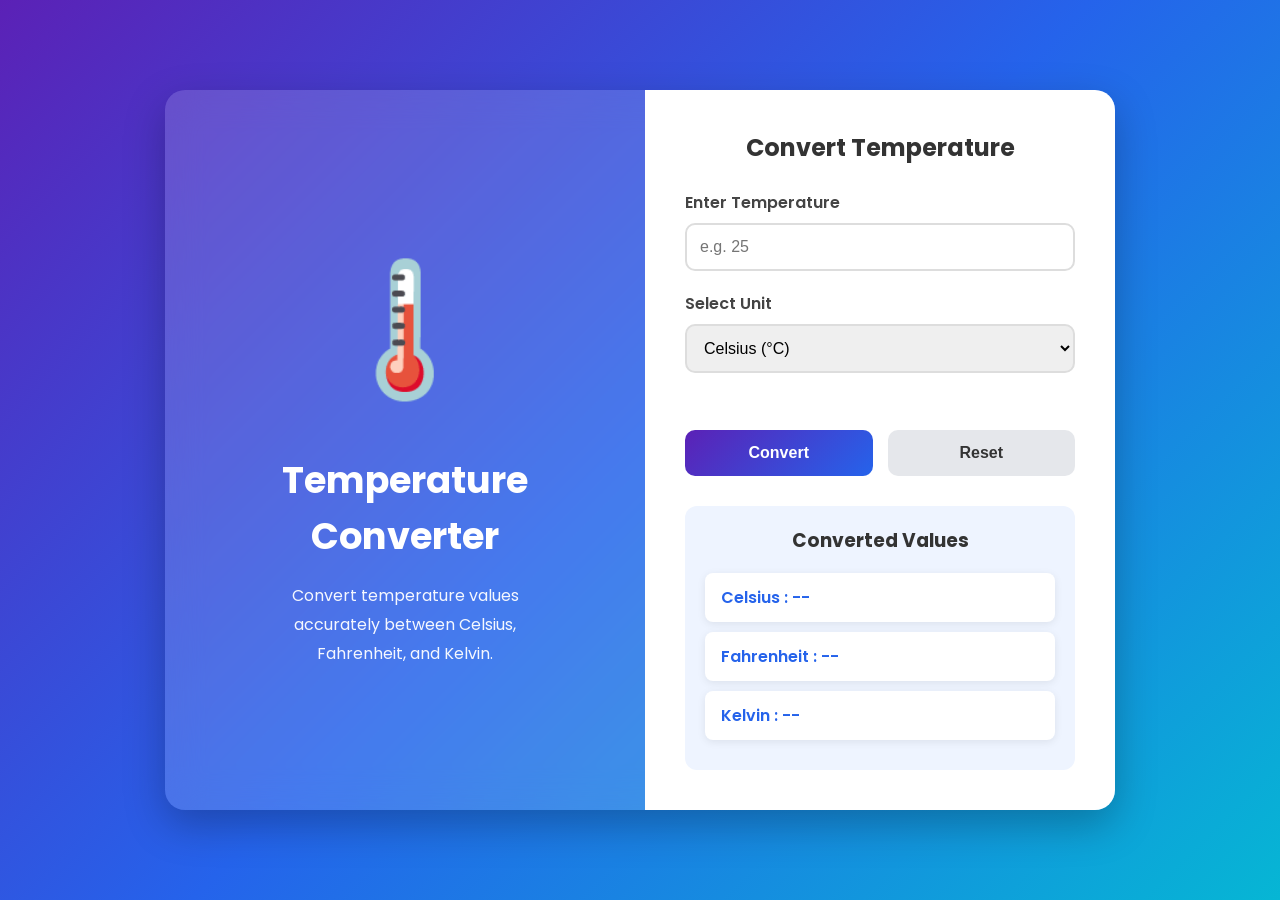
<file: WebDev-L1-Task3-TemperatureConverter/index.html>
<!DOCTYPE html>
<html lang="en">
<head>
    <meta charset="UTF-8">
    <meta name="viewport" content="width=device-width, initial-scale=1.0">
    <title>Smart Temperature Converter</title>

    <link rel="stylesheet" href="style.css">
</head>
<body>

<div class="container">

    <div class="left">

        <div class="thermometer">🌡️</div>

        <h1>Temperature Converter</h1>

        <p>

            Convert temperature values accurately between
            Celsius, Fahrenheit, and Kelvin.

        </p>

    </div>

    <div class="right">

        <h2>Convert Temperature</h2>

        <div class="input-group">

            <label for="temp">

                Enter Temperature

            </label>

            <input
                type="number"
                id="temp"
                step="any"
                placeholder="e.g. 25">

        </div>

        <div class="input-group">

            <label for="fromUnit">

                Select Unit

            </label>

            <select id="fromUnit">

                <option value="C">

                    Celsius (°C)

                </option>

                <option value="F">

                    Fahrenheit (°F)

                </option>

                <option value="K">

                    Kelvin (K)

                </option>

            </select>

        </div>

        <p id="error"></p>

        <div class="buttons">

            <button onclick="convertTemperature()">

                Convert

            </button>

            <button
                class="reset-btn"
                onclick="resetFields()">

                Reset

            </button>

        </div>

        <div class="result">

            <h3>Converted Values</h3>

            <p id="celsius">

                Celsius : --

            </p>

            <p id="fahrenheit">

                Fahrenheit : --

            </p>

            <p id="kelvin">

                Kelvin : --

            </p>

        </div>

    </div>

</div>

<script src="script.js"></script>

</body>
</html>
</file>
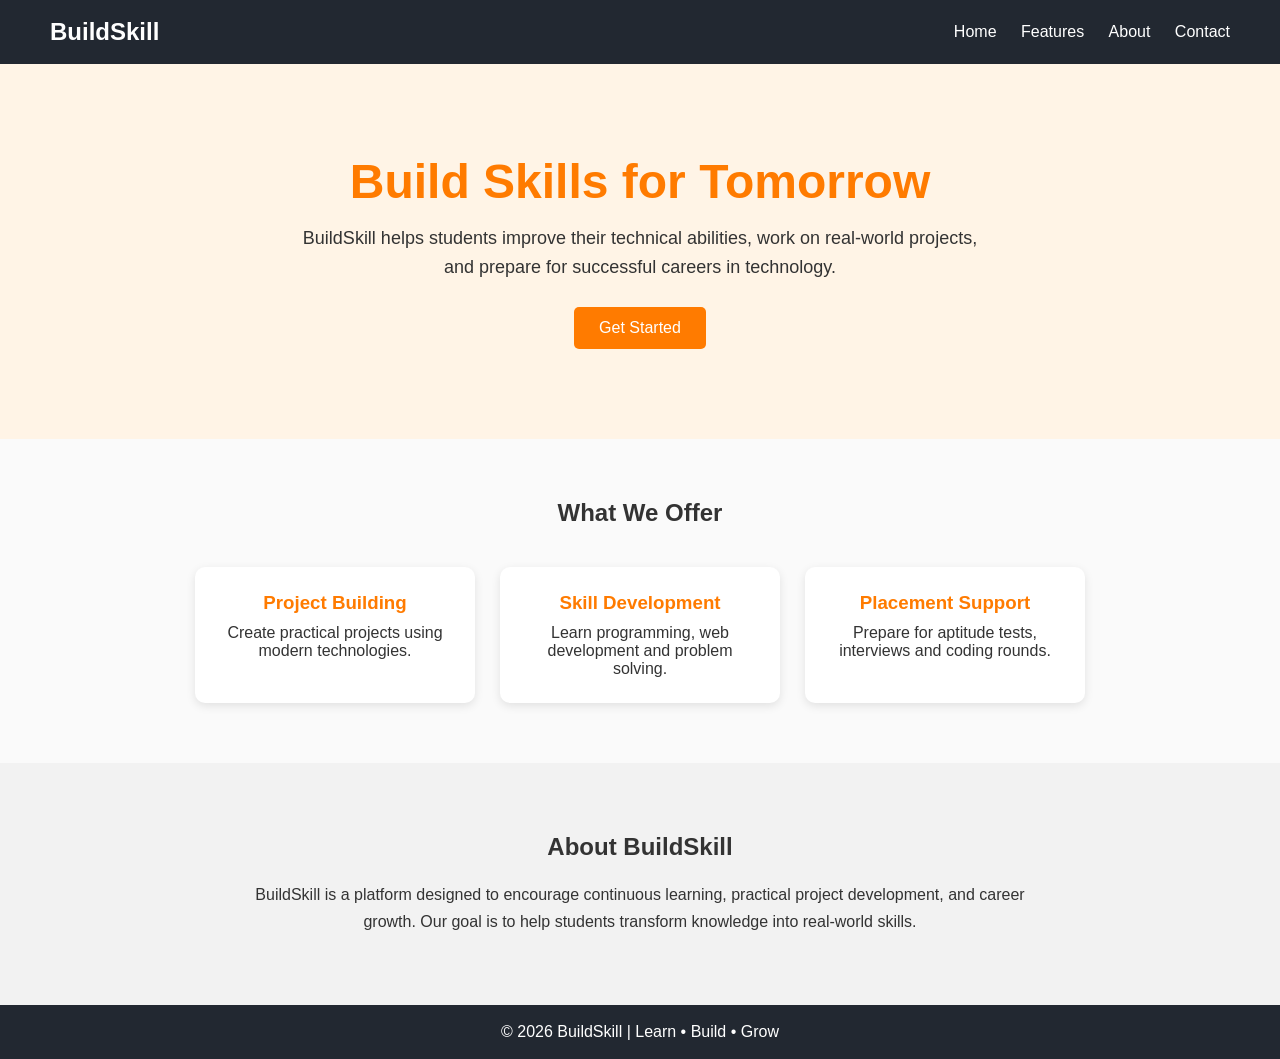
<file: DhruvHastiyan_Task1/DhruvHastiyan_task1.html>
<!DOCTYPE html>
<html lang="en">
<head>
<meta charset="UTF-8">
<meta name="viewport" content="width=device-width, initial-scale=1.0">
<title>DevLaunch</title>

<style>

*{
    margin:0;
    padding:0;
    box-sizing:border-box;
    font-family:Segoe UI, sans-serif;
}

body{
    background:#fafafa;
    color:#333;
}

header{
    background:#222831;
    color:white;
    padding:18px 50px;
    display:flex;
    justify-content:space-between;
    align-items:center;
}

.logo{
    font-size:24px;
    font-weight:bold;
}

nav a{
    color:white;
    text-decoration:none;
    margin-left:20px;
}

.hero{
    text-align:center;
    padding:90px 20px;
    background:#fff4e6;
}

.hero h1{
    font-size:48px;
    color:#ff7b00;
    margin-bottom:15px;
}

.hero p{
    font-size:18px;
    max-width:700px;
    margin:auto;
    line-height:1.6;
}

.btn{
    display:inline-block;
    margin-top:25px;
    padding:12px 25px;
    background:#ff7b00;
    color:white;
    text-decoration:none;
    border-radius:5px;
}

.features{
    padding:60px 10%;
}

.features h2{
    text-align:center;
    margin-bottom:40px;
}

.cards{
    display:flex;
    justify-content:center;
    gap:25px;
    flex-wrap:wrap;
}

.card{
    width:280px;
    background:white;
    padding:25px;
    border-radius:10px;
    box-shadow:0 3px 10px rgba(0,0,0,0.1);
    text-align:center;
    transition:0.3s;
}

.card:hover{
    transform:translateY(-8px);
}

.card h3{
    color:#ff7b00;
    margin-bottom:10px;
}

.about{
    padding:70px 10%;
    text-align:center;
    background:#f2f2f2;
}

.about h2{
    margin-bottom:20px;
}

.about p{
    max-width:800px;
    margin:auto;
    line-height:1.7;
}

footer{
    background:#222831;
    color:white;
    text-align:center;
    padding:18px;
}

@media(max-width:768px){

header{
    flex-direction:column;
}

nav{
    margin-top:10px;
}

.hero h1{
    font-size:35px;
}

}

</style>
</head>

<body>

<header>
    <div class="logo">BuildSkill</div>

    <nav>
        <a href="#">Home</a>
        <a href="#">Features</a>
        <a href="#">About</a>
        <a href="#">Contact</a>
    </nav>
</header>

<section class="hero">
   <h1>Build Skills for Tomorrow</h1>

<p>
BuildSkill helps students improve their technical abilities,
work on real-world projects, and prepare for successful careers
in technology.
</p>

    <a href="#" class="btn">Get Started</a>
</section>

<section class="features">

    <h2>What We Offer</h2>

    <div class="cards">

        <div class="card">
            <h3>Project Building</h3>
            <p>Create practical projects using modern technologies.</p>
        </div>

        <div class="card">
            <h3>Skill Development</h3>
            <p>Learn programming, web development and problem solving.</p>
        </div>

        <div class="card">
            <h3>Placement Support</h3>
            <p>Prepare for aptitude tests, interviews and coding rounds.</p>
        </div>

    </div>

</section>

<section class="about">

   <h2>About BuildSkill</h2>

<p>
BuildSkill is a platform designed to encourage continuous learning,
practical project development, and career growth. Our goal is to help
students transform knowledge into real-world skills.
</p>

</section>

<footer>
    <p>© 2026 BuildSkill | Learn • Build • Grow</p>
</footer>

</body>
</html>
</file>
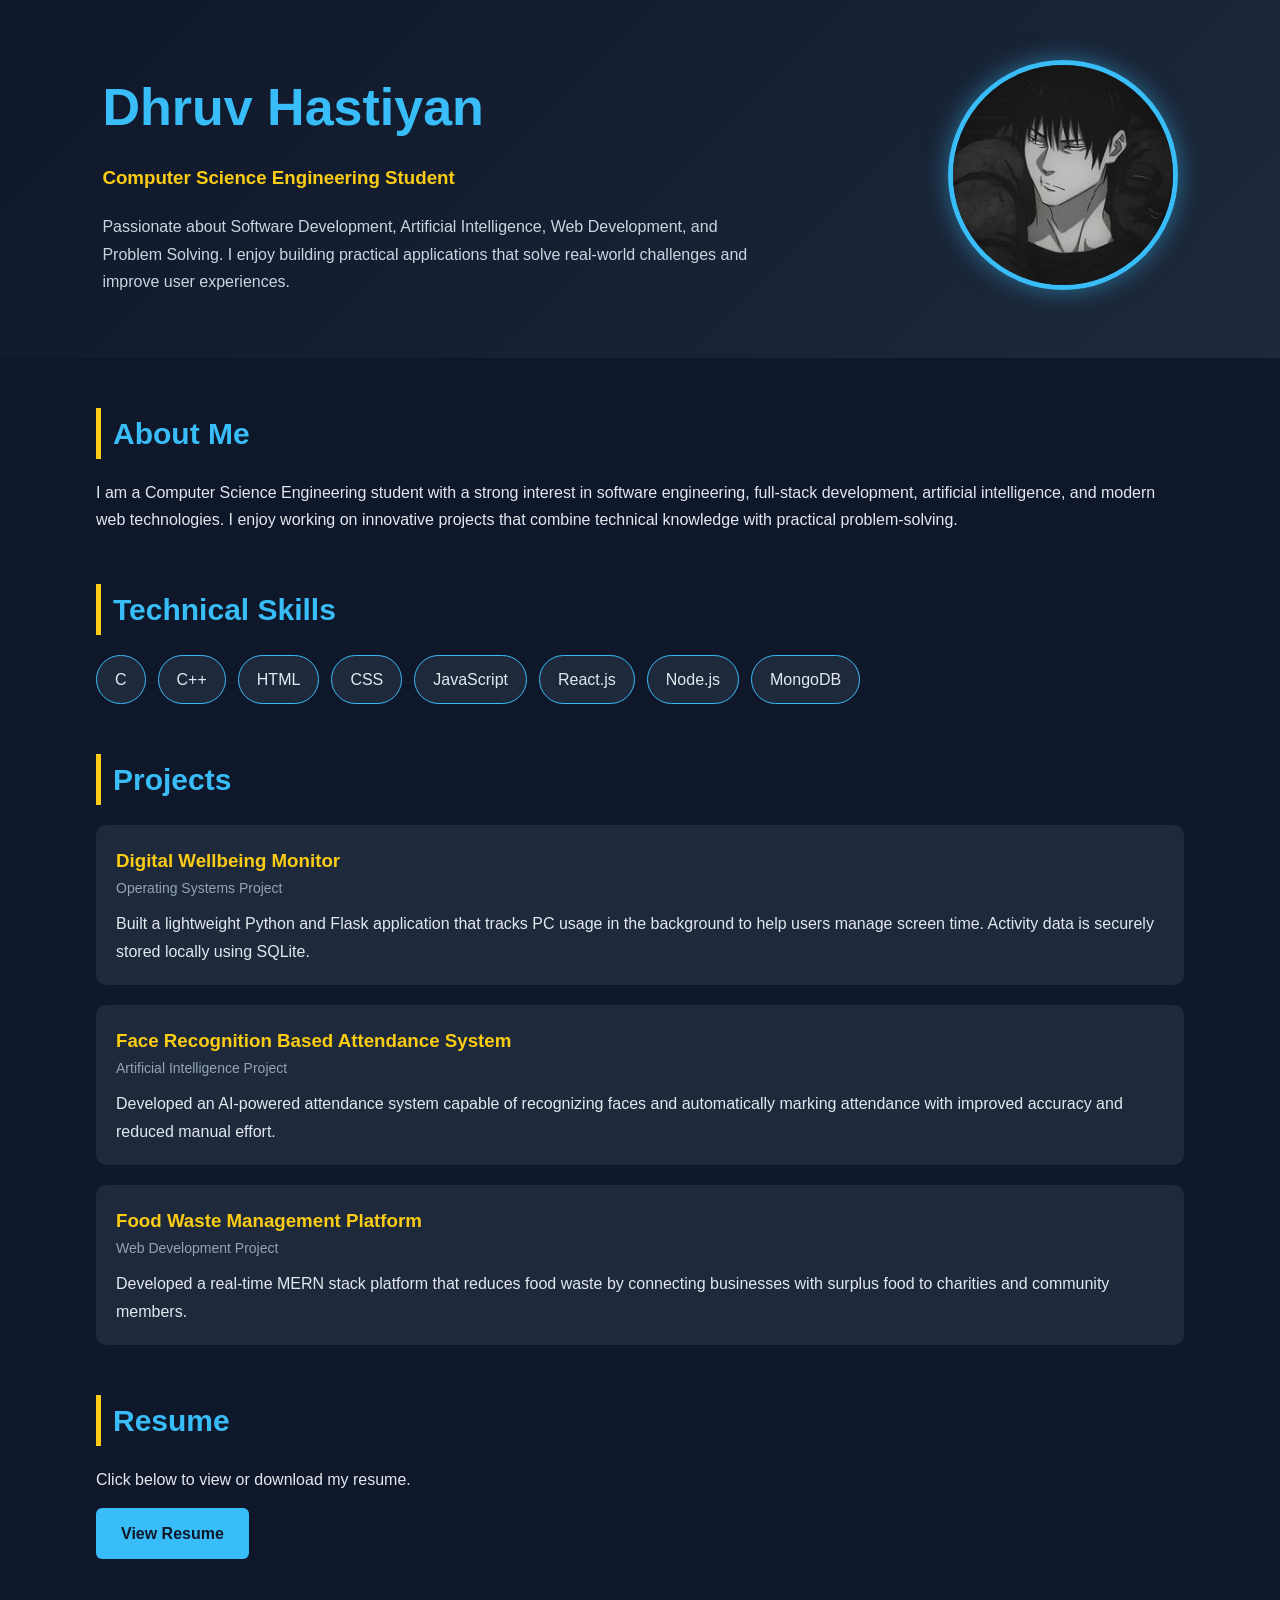
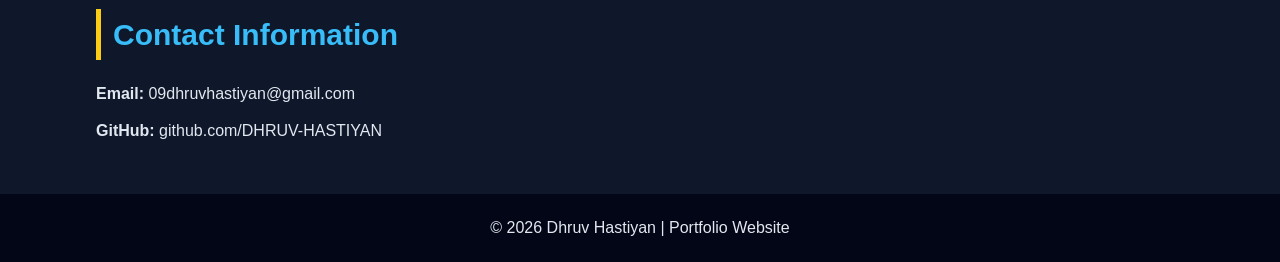
<file: Webdevelopment/DhruvHastiyan_task2/Dhruvhastiyan_task2.html>
<!DOCTYPE html>
<html lang="en">
<head>
<meta charset="UTF-8">
<meta name="viewport" content="width=device-width, initial-scale=1.0">
<title>Dhruv Hastiyan | Portfolio</title>

<link rel="stylesheet" href="DhruvHastiyan_task2.css">

</head>

<body>

<header>

<div class="intro">

<div class="intro-text">

<h1>Dhruv Hastiyan</h1>

<h3>Computer Science Engineering Student</h3>

<p>
Passionate about Software Development, Artificial Intelligence,
Web Development, and Problem Solving. I enjoy building practical
applications that solve real-world challenges and improve user experiences.
</p>

</div>

<div class="intro-image">
<img src="tojiphoto.jpg" alt="Profile Photo">
</div>

</div>

</header>

<div class="container">

<section>

<h2>About Me</h2>

<p>
I am a Computer Science Engineering student with a strong
interest in software engineering, full-stack development,
artificial intelligence, and modern web technologies. I enjoy
working on innovative projects that combine technical knowledge
with practical problem-solving.
</p>

</section>

<section>

<h2>Technical Skills</h2>

<div class="skills">
    <span>C</span>
    <span>C++</span>
    <span>HTML</span>
    <span>CSS</span>
    <span>JavaScript</span>
    <span>React.js</span>
    <span>Node.js</span>
    <span>MongoDB</span>
</div>

</section>

<section>

<h2>Projects</h2>

<div class="project">

<h3>Digital Wellbeing Monitor</h3>

<p class="date">Operating Systems Project</p>

<p>
Built a lightweight Python and Flask application that tracks PC usage
in the background to help users manage screen time. Activity data is
securely stored locally using SQLite.
</p>

</div>

<div class="project">

<h3>Face Recognition Based Attendance System</h3>

<p class="date">Artificial Intelligence Project</p>

<p>
Developed an AI-powered attendance system capable of recognizing faces
and automatically marking attendance with improved accuracy and reduced
manual effort.
</p>

</div>

<div class="project">

<h3>Food Waste Management Platform</h3>

<p class="date">Web Development Project</p>

<p>
Developed a real-time MERN stack platform that reduces food waste by
connecting businesses with surplus food to charities and community members.
</p>

</div>

</section>

<section>

<h2>Resume</h2>

<p>Click below to view or download my resume.</p>

<a href="resumee.pdf" class="resume-btn" target="_blank">
View Resume
</a>

</section>

<section class="contact">

<h2>Contact Information</h2>

<p><strong>Email:</strong> 09dhruvhastiyan@gmail.com</p>
<p><strong>GitHub:</strong> github.com/DHRUV-HASTIYAN</p>

</section>

</div>

<footer>
<p>© 2026 Dhruv Hastiyan | Portfolio Website</p>
</footer>

</body>
</html>
</file>
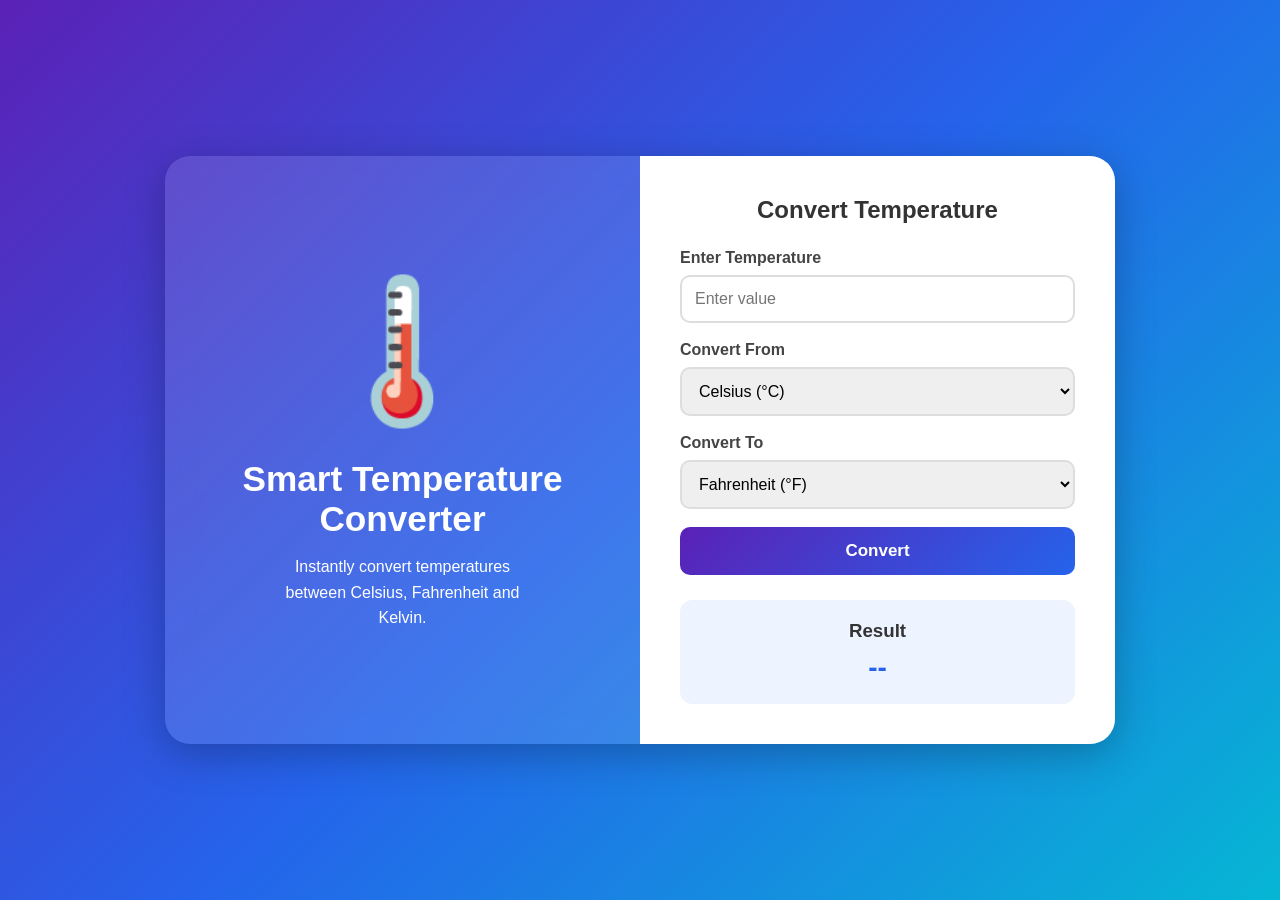
<file: Webdevelopment/DhruvHastiyan_task3/DhruvHastiyan_task3.html>
<!DOCTYPE html>
<html lang="en">
<head>
    <meta charset="UTF-8">
    <meta name="viewport" content="width=device-width, initial-scale=1.0">
    <title>Smart Temperature Converter</title>

    <link rel="stylesheet" href="DhruvHastiyan_task3.css">
</head>
<body>

<div class="container">

    <div class="left">

        <div class="thermometer">🌡️</div>

        <h1>Smart Temperature Converter</h1>

        <p>
            Instantly convert temperatures between
            Celsius, Fahrenheit and Kelvin.
        </p>

    </div>

    <div class="right">

        <h2>Convert Temperature</h2>

        <div class="input-group">
            <label>Enter Temperature</label>
            <input type="number" id="temp" placeholder="Enter value">
        </div>

        <div class="input-group">
            <label>Convert From</label>
            <select id="fromUnit">
                <option value="C">Celsius (°C)</option>
                <option value="F">Fahrenheit (°F)</option>
                <option value="K">Kelvin (K)</option>
            </select>
        </div>

        <div class="input-group">
            <label>Convert To</label>
            <select id="toUnit">
                <option value="F">Fahrenheit (°F)</option>
                <option value="C">Celsius (°C)</option>
                <option value="K">Kelvin (K)</option>
            </select>
        </div>

        <button onclick="convertTemperature()">
            Convert
        </button>

        <div class="result">
            <h3>Result</h3>
            <div id="output">--</div>
        </div>

    </div>

</div>

<script src="DhruvHastiyan_task3.js"></script>

</body>
</html>
</file>
<file: WebDev-L1-Task3-TemperatureConverter/style.css>
@import url('https://fonts.googleapis.com/css2?family=Poppins:wght@300;400;500;600;700&display=swap');

*{
    margin:0;
    padding:0;
    box-sizing:border-box;
}

body{
    font-family:'Poppins',sans-serif;
    min-height:100vh;
    display:flex;
    justify-content:center;
    align-items:center;
    background:linear-gradient(135deg,#5B21B6,#2563EB,#06B6D4);
    padding:20px;
}

.container{

    width:950px;
    max-width:100%;
    display:flex;
    overflow:hidden;
    border-radius:20px;
    background:rgba(255,255,255,.15);
    backdrop-filter:blur(18px);
    box-shadow:0 15px 40px rgba(0,0,0,.25);

    animation:fadeIn .8s ease;
}


.left{

    flex:1;
    display:flex;
    flex-direction:column;
    justify-content:center;
    align-items:center;
    padding:45px;
    color:white;
}

.thermometer{

    font-size:130px;
    margin-bottom:25px;
    animation:float 3s ease-in-out infinite;
}

.left h1{

    font-size:2.3rem;
    margin-bottom:18px;
    text-align:center;
}

.left p{

    text-align:center;
    line-height:1.8;
    max-width:300px;
    opacity:.95;
}

.right{

    flex:1;
    background:white;
    padding:40px;
}

.right h2{

    text-align:center;
    margin-bottom:25px;
    color:#333;
}

.input-group{

    margin-bottom:20px;
}

label{

    display:block;
    margin-bottom:8px;
    color:#444;
    font-weight:600;
}

input,
select{

    width:100%;
    padding:13px;
    border:2px solid #ddd;
    border-radius:10px;
    font-size:16px;
    transition:.3s;
}

input:focus,
select:focus{

    outline:none;
    border-color:#2563EB;
    box-shadow:0 0 10px rgba(37,99,235,.2);
}
#error{

    min-height:22px;
    text-align:center;
    color:#dc2626;
    font-weight:600;
    margin-bottom:15px;
}

.buttons{

    display:flex;
    gap:15px;
}

button{

    flex:1;
    padding:14px;
    border:none;
    border-radius:10px;
    font-size:16px;
    font-weight:600;
    cursor:pointer;
    transition:.3s;
}

button:first-child{

    background:linear-gradient(135deg,#5B21B6,#2563EB);
    color:white;
}

.reset-btn{

    background:#e5e7eb;
    color:#333;
}

button:hover{

    transform:translateY(-3px);
}

button:first-child:hover{

    box-shadow:0 8px 20px rgba(37,99,235,.35);
}

.reset-btn:hover{

    background:#d1d5db;
}
.result{

    margin-top:30px;
    background:#EEF4FF;
    padding:20px;
    border-radius:12px;
}

.result h3{

    text-align:center;
    margin-bottom:18px;
    color:#333;
}

.result p{

    display:flex;
    justify-content:space-between;
    align-items:center;
    background:white;
    padding:12px 16px;
    border-radius:8px;
    margin-bottom:10px;
    font-weight:600;
    color:#2563EB;
    box-shadow:0 2px 8px rgba(0,0,0,.08);
}
@keyframes float{

    0%{
        transform:translateY(0);
    }

    50%{
        transform:translateY(-10px);
    }

    100%{
        transform:translateY(0);
    }

}

@keyframes fadeIn{

    from{

        opacity:0;
        transform:translateY(20px);

    }

    to{

        opacity:1;
        transform:translateY(0);

    }

}
@media(max-width:850px){

.container{

    flex-direction:column;
}

.left{

    padding:35px;
}

.left h1{

    font-size:2rem;
}

.left p{

    max-width:100%;
}

.thermometer{

    font-size:90px;
}

.right{

    padding:30px;
}

.buttons{

    flex-direction:column;
}

.result p{

    flex-direction:column;
    gap:5px;
    text-align:center;
}

}
</file>
<file: Webdevelopment/DhruvHastiyan_task2/DhruvHastiyan_task2.css>
*{
    margin:0;
    padding:0;
    box-sizing:border-box;
    font-family:'Segoe UI',sans-serif;
}

body{
    background:#0f172a;
    color:#e2e8f0;
    line-height:1.7;
}

header{
    padding:60px 8%;
    background:linear-gradient(135deg,#0f172a,#1e293b);
}

.intro{
    display:flex;
    justify-content:space-between;
    align-items:center;
    flex-wrap:wrap;
}

.intro-text{
    flex:1;
    min-width:300px;
}

.intro-text h1{
    font-size:52px;
    color:#38bdf8;
}

.intro-text h3{
    color:#facc15;
    margin:10px 0 20px;
}

.intro-text p{
    max-width:650px;
    color:#cbd5e1;
}

.intro-image img{
    width:230px;
    height:230px;
    border-radius:50%;
    object-fit:cover;
    border:5px solid #38bdf8;
    box-shadow:0 0 25px rgba(56,189,248,0.5);
}

.container{
    width:85%;
    max-width:1100px;
    margin:auto;
}

section{
    margin:50px 0;
}

h2{
    color:#38bdf8;
    margin-bottom:20px;
    font-size:30px;
    border-left:5px solid #facc15;
    padding-left:12px;
}

.skills{
    display:flex;
    flex-wrap:wrap;
    gap:12px;
}

.skills span{
    background:#1e293b;
    padding:10px 18px;
    border-radius:25px;
    border:1px solid #38bdf8;
}

.project{
    background:#1e293b;
    padding:20px;
    border-radius:10px;
    margin-bottom:20px;
    transition:0.3s;
}

.project:hover{
    transform:translateY(-5px);
}

.project h3{
    color:#facc15;
}

.date{
    color:#94a3b8;
    font-size:14px;
    margin-bottom:10px;
}

.resume-btn{
    display:inline-block;
    background:#38bdf8;
    color:#0f172a;
    text-decoration:none;
    padding:12px 25px;
    border-radius:6px;
    font-weight:bold;
    margin-top:15px;
}

.contact p{
    margin:10px 0;
}

footer{
    text-align:center;
    padding:20px;
    background:#020617;
    margin-top:50px;
}

@media(max-width:768px){

    .intro{
        flex-direction:column-reverse;
        text-align:center;
    }

    .intro-image{
        margin-bottom:30px;
    }

    .intro-text h1{
        font-size:38px;
    }

}
</file>
<file: Webdevelopment/DhruvHastiyan_task3/DhruvHastiyan_task3.css>
*{
    margin:0;
    padding:0;
    box-sizing:border-box;
    font-family:'Segoe UI',sans-serif;
}

body{
    min-height:100vh;
    display:flex;
    justify-content:center;
    align-items:center;
    background:linear-gradient(135deg,#5B21B6,#2563EB,#06B6D4);
    padding:20px;
}

.container{
    width:950px;
    max-width:100%;
    display:flex;
    overflow:hidden;
    border-radius:25px;
    background:rgba(255,255,255,0.12);
    backdrop-filter:blur(15px);
    box-shadow:0 10px 40px rgba(0,0,0,0.25);
}

/* Left Side */

.left{
    flex:1;
    display:flex;
    flex-direction:column;
    justify-content:center;
    align-items:center;
    padding:40px;
    color:white;
}

.left h1{
    font-size:2.2rem;
    margin-bottom:15px;
    text-align:center;
}

.left p{
    text-align:center;
    line-height:1.6;
    max-width:280px;
}

.thermometer{
    font-size:140px;
    margin-bottom:25px;
    animation:float 3s infinite ease-in-out;
}

@keyframes float{
    0%{transform:translateY(0);}
    50%{transform:translateY(-10px);}
    100%{transform:translateY(0);}
}

/* Right Side */

.right{
    flex:1;
    background:white;
    padding:40px;
}

.right h2{
    text-align:center;
    margin-bottom:25px;
    color:#333;
}

.input-group{
    margin-bottom:18px;
}

label{
    display:block;
    margin-bottom:8px;
    font-weight:600;
    color:#444;
}

input,select{
    width:100%;
    padding:13px;
    border:2px solid #ddd;
    border-radius:10px;
    font-size:16px;
}

input:focus,
select:focus{
    outline:none;
    border-color:#2563EB;
}

button{
    width:100%;
    padding:14px;
    border:none;
    border-radius:10px;
    background:linear-gradient(135deg,#5B21B6,#2563EB);
    color:white;
    font-size:17px;
    font-weight:bold;
    cursor:pointer;
    transition:0.3s;
}

button:hover{
    transform:translateY(-2px);
    box-shadow:0 8px 20px rgba(37,99,235,0.3);
}

.result{
    margin-top:25px;
    text-align:center;
    background:#EEF4FF;
    padding:20px;
    border-radius:12px;
}

.result h3{
    color:#333;
    margin-bottom:10px;
}

#output{
    font-size:28px;
    font-weight:bold;
    color:#2563EB;
}

.footer{
    margin-top:20px;
    text-align:center;
    color:#777;
    font-size:13px;
}

@media(max-width:850px){

.container{
    flex-direction:column;
}

.left{
    padding:30px;
}

.thermometer{
    font-size:90px;
}
}
</file>
